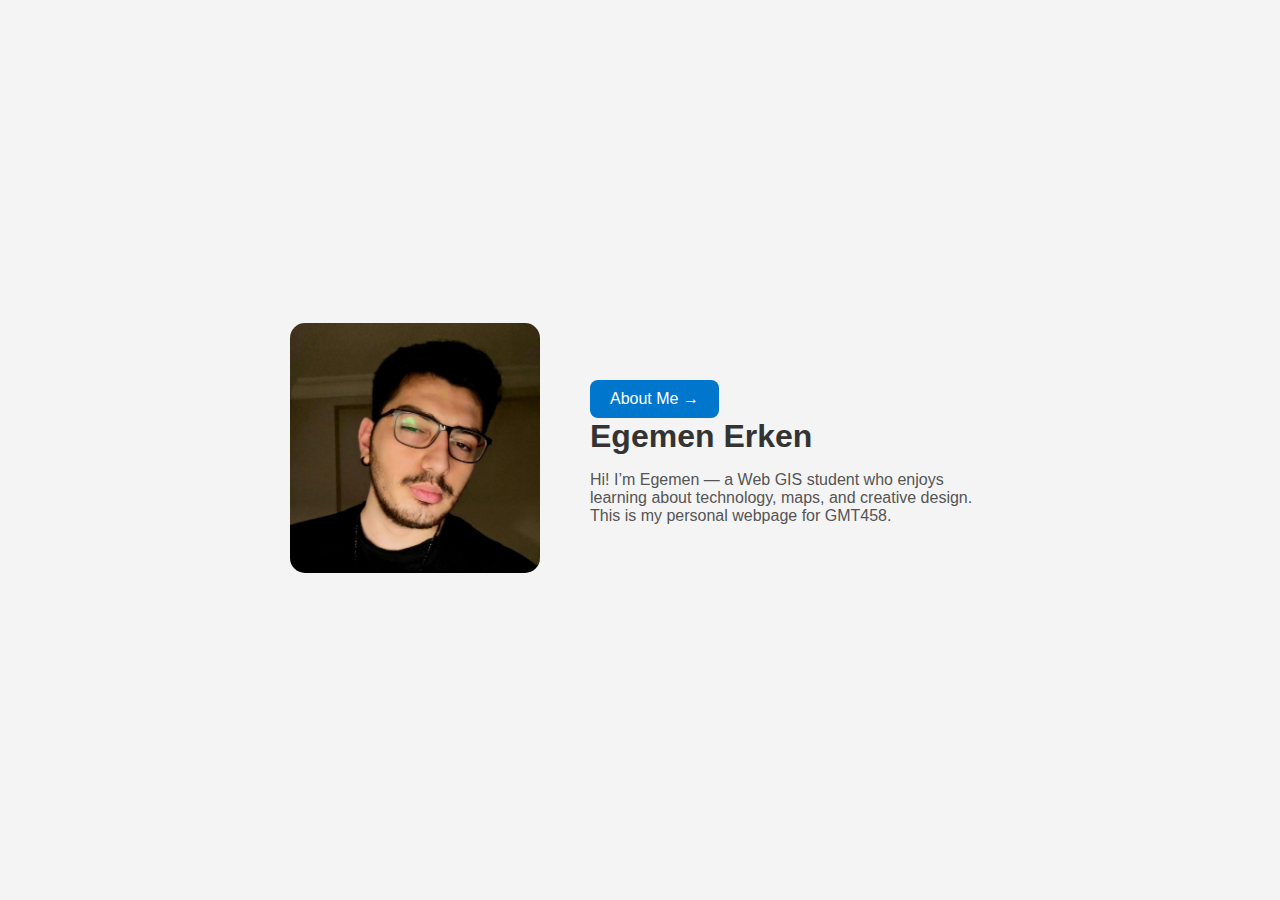
<file: index.html>
<!DOCTYPE html>
<html lang="en">
<head>
    <meta charset="UTF-8">
    <meta name="viewport" content="width=device-width, initial-scale=1.0">
    <title>Egemen Erken | Personal Webpage</title>
    <link rel="stylesheet" href="style.css">
</head>
<body>
    <div class="container">
        <!-- Sol tarafta profil fotoğrafı -->
        <div class="photo-section">
            <img src="egemen.jpg" alt="Profile Photo">
        </div>

        <!-- Sağ tarafta tanıtım yazısı -->
        <div class="text-section">
            <a href="about.html" class="btn">About Me →</a>

            <h1>Egemen Erken</h1>
            <p>Hi! I’m Egemen — a Web GIS student who enjoys learning about technology, maps, and creative design. This is my personal webpage for GMT458.</p>
        </div>
    </div>
</body>
</html>
</file>
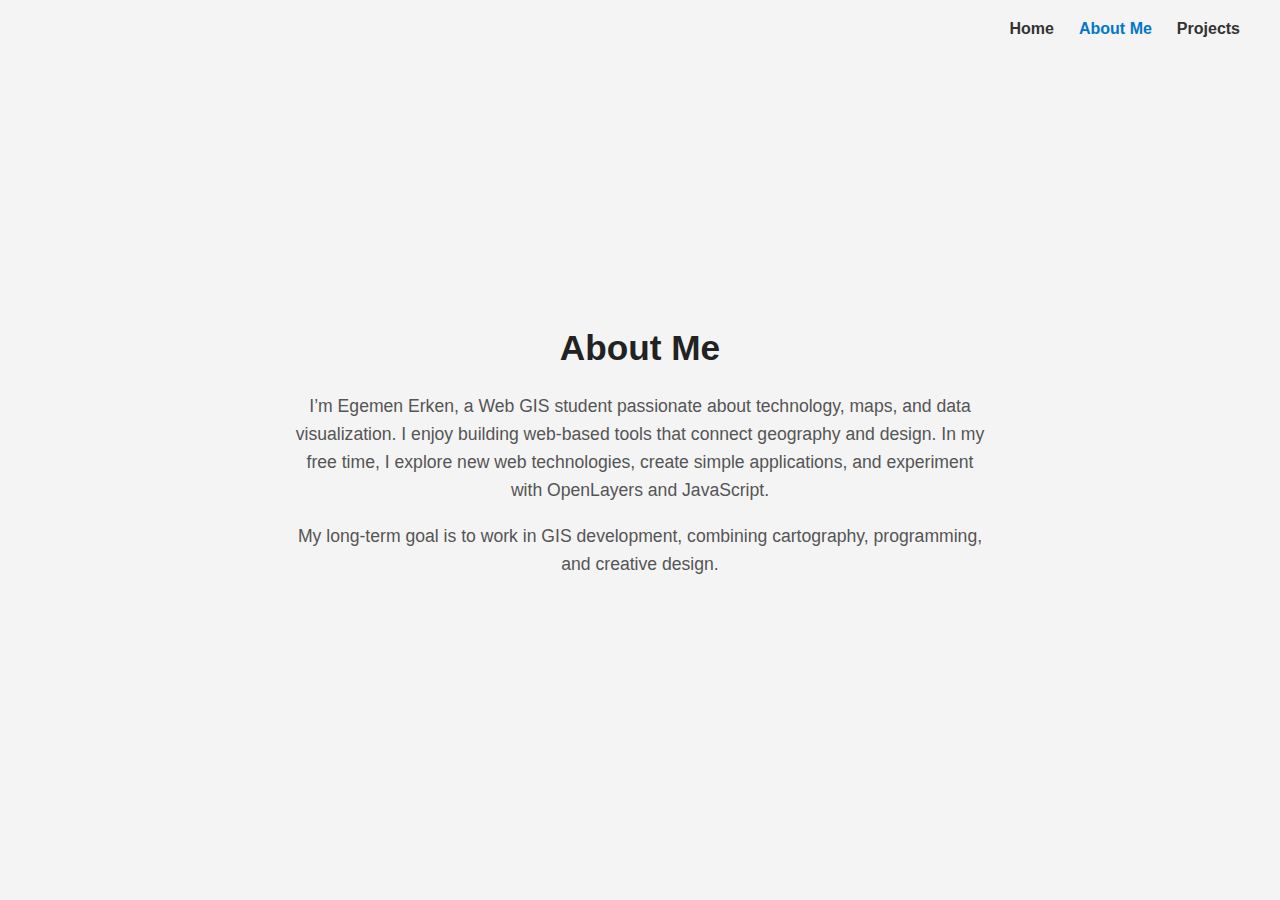
<file: about.html>
<!DOCTYPE html>
<html lang="en">
<head>
    <meta charset="UTF-8">
    <meta name="viewport" content="width=device-width, initial-scale=1.0">
    <title>About Me | Egemen Erken</title>
    <link rel="stylesheet" href="style.css">
</head>
<body>
    <!-- Üst menü -->
    <nav>
        <ul>
            <li><a href="index.html">Home</a></li>
            <li><a href="about.html" class="active">About Me</a></li>
            <li><a href="projects.html">Projects</a></li>
        </ul>
    </nav>

    <!-- Sayfa içeriği -->
    <div class="about-container">
        <h1>About Me</h1>
        <p>
            I’m Egemen Erken, a Web GIS student passionate about technology, maps, and data visualization.
            I enjoy building web-based tools that connect geography and design.  
            In my free time, I explore new web technologies, create simple applications, and experiment with OpenLayers and JavaScript.
        </p>

        <p>
            My long-term goal is to work in GIS development, combining cartography, programming, and creative design.
        </p>
    </div>
</body>
</html>
</file>
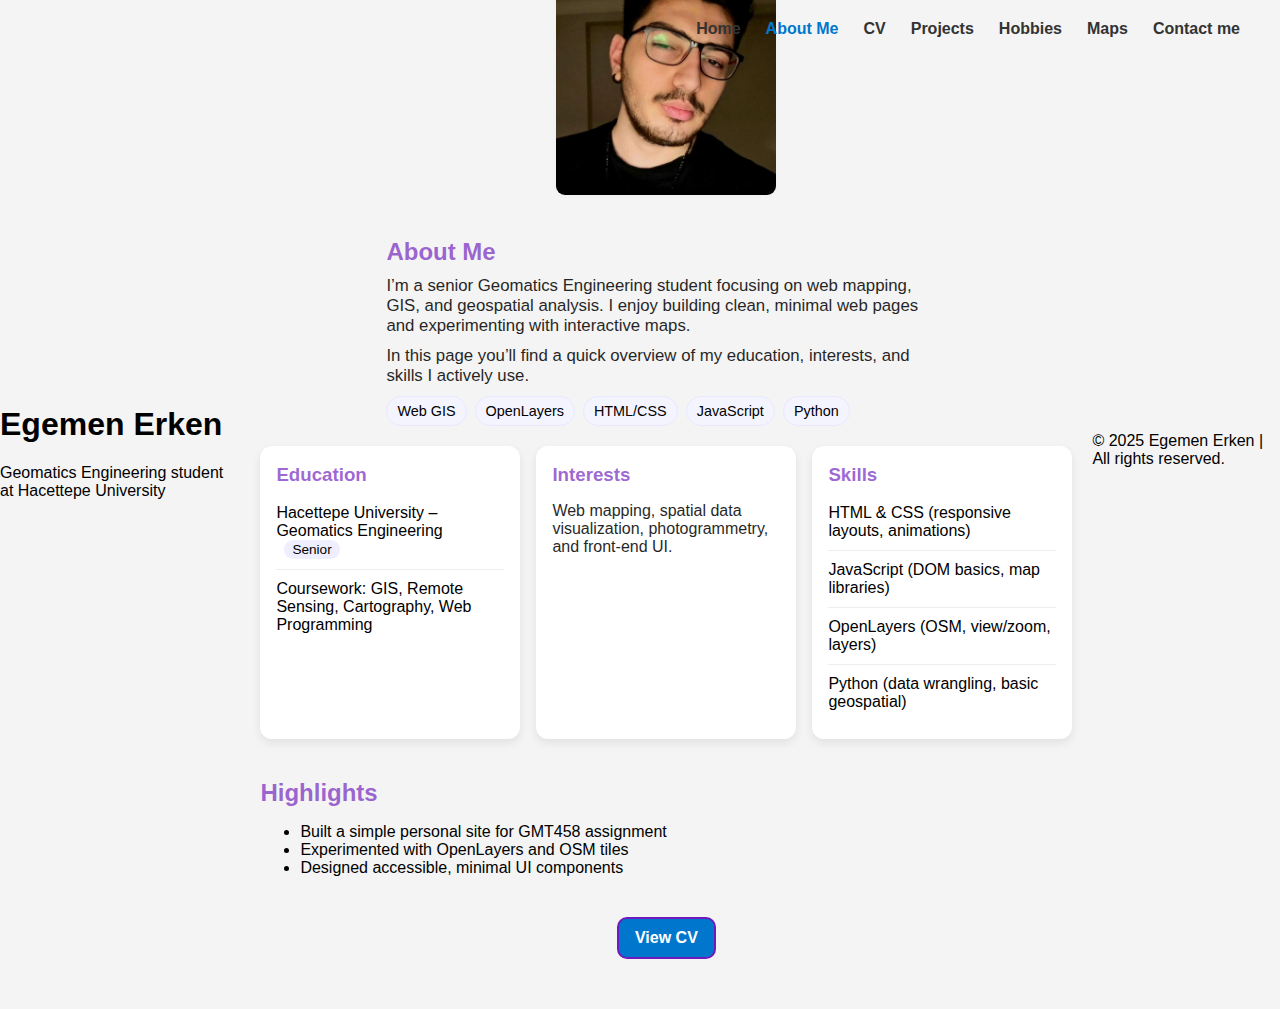
<file: aboutme.html>
<!DOCTYPE html>
<html lang="en">
<head>
  <meta charset="UTF-8" />
  <meta name="viewport" content="width=device-width, initial-scale=1.0"/>
  <title>About Me | Egemen Erken</title>
  <link rel="stylesheet" href="style.css"/>

  <!-- Sayfaya özel küçük stiller -->
  <style>
    .about-hero{
      max-width: 1000px;
      margin: 40px auto 20px;
      padding: 0 20px;
    }
    .about-hero .hero-wrap{
      display:flex; align-items:center; gap:40px; flex-wrap:wrap; justify-content:center;
    }
    .about-hero .profile{
      width:220px; height:260px; border-radius:12px; overflow:hidden;
      border:3px solid #f1f3f2; animation: slideDown 1.2s ease forwards;
    }
    .about-hero .profile img{ width:100%; height:100%; object-fit:cover; display:block; }

    .about-hero .text{ max-width:560px; animation: slideUp 0.8s ease forwards; }
    .about-hero h2{ margin:0 0 10px; color:#6e1abcae; }
    .about-hero p{ margin:0 0 10px; font-size:1.05rem; }

    .cards{
      max-width:1000px; margin: 20px auto; padding: 0 20px;
      display:grid; grid-template-columns: repeat(auto-fit, minmax(260px,1fr)); gap:16px;
    }
    .card{
      background:#fff; border-radius:12px; padding:18px 16px;
      box-shadow:0 4px 10px rgba(0,0,0,0.08);
      animation: slideUp 0.7s ease forwards;
    }
    .card h3{ margin:0 0 8px; color:#6e1abcae; }
    .muted{ opacity:.85; }

    .timeline{ list-style:none; padding:0; margin:0; }
    .timeline li{
      padding:10px 0; border-bottom:1px solid #eee;
    }
    .timeline li:last-child{ border-bottom:none; }
    .badge{
      display:inline-block; padding:2px 8px; border-radius:999px;
      background:#eef; font-size:.85rem; margin-left:8px;
    }

    .tags{ margin-top:8px; display:flex; flex-wrap:wrap; gap:8px; }
    .tag{
      background:#f4f4ff; border:1px solid #e8e8ff; padding:6px 10px; border-radius:999px;
      font-size:.9rem;
    }

    .cta{
      max-width:1000px; margin: 10px auto 50px; padding: 0 20px; text-align:center;
    }
    .btn{
      display:inline-block; text-decoration:none; font-weight:600;
      padding:10px 16px; border-radius:10px; border:2px solid #6e1abc;
      transition: transform .15s ease, background .2s ease, color .2s ease;
    }
    .btn:hover{ transform: translateY(-2px); background:#6e1abc; color:#fff; }
  </style>
</head>
<body>
  <header>
    <h1>Egemen Erken</h1>
    <p>Geomatics Engineering student at Hacettepe University</p>
    <nav>
      <ul>
        <li><a href="index.html">Home</a></li>
        <li><a class="active" href="aboutme.html">About Me</a></li>
        <li><a href="cv.html">CV</a></li>
        <li><a href="projects.html">Projects</a></li>
        <li><a href="hobbies.html">Hobbies</a></li>
        <li><a href="maps.html">Maps</a></li>
        <li><a href="contact.html">Contact me</a></li>
      </ul>
    </nav>
  </header>

  <main>
    <!-- Kahraman alanı -->
    <section class="about-hero">
      <div class="hero-wrap">
        <div class="profile">
          <!-- egemen.jpg dosyan bu klasörde olmalı -->
          <img src="egemen.jpg" alt="Egemen Erken">
        </div>
        <div class="text">
          <h2>About Me</h2>
          <p class="muted">
            I’m a senior Geomatics Engineering student focusing on web mapping, GIS, and geospatial analysis.
            I enjoy building clean, minimal web pages and experimenting with interactive maps.
          </p>
          <p class="muted">
            In this page you’ll find a quick overview of my education, interests, and skills I actively use.
          </p>
          <div class="tags">
            <span class="tag">Web GIS</span>
            <span class="tag">OpenLayers</span>
            <span class="tag">HTML/CSS</span>
            <span class="tag">JavaScript</span>
            <span class="tag">Python</span>
          </div>
        </div>
      </div>
    </section>

    <!-- Kartlar -->
    <section class="cards">
      <article class="card">
        <h3>Education</h3>
        <ul class="timeline">
          <li>
            Hacettepe University – Geomatics Engineering
            <span class="badge">Senior</span>
          </li>
          <li>
            Coursework: GIS, Remote Sensing, Cartography, Web Programming
          </li>
        </ul>
      </article>

      <article class="card">
        <h3>Interests</h3>
        <p class="muted">
          Web mapping, spatial data visualization, photogrammetry, and front-end UI.
        </p>
      </article>

      <article class="card">
        <h3>Skills</h3>
        <ul class="timeline">
          <li>HTML &amp; CSS (responsive layouts, animations)</li>
          <li>JavaScript (DOM basics, map libraries)</li>
          <li>OpenLayers (OSM, view/zoom, layers)</li>
          <li>Python (data wrangling, basic geospatial)</li>
        </ul>
      </article>
    </section>

    <!-- Öne çıkanlar (style.css'teki .highlights sınıfını kullanıyoruz) -->
    <section class="about-hero">
      <div class="highlights">
        <h2>Highlights</h2>
        <ul>
          <li>Built a simple personal site for GMT458 assignment</li>
          <li>Experimented with OpenLayers and OSM tiles</li>
          <li>Designed accessible, minimal UI components</li>
        </ul>
      </div>
    </section>

    <section class="cta">
      <a class="btn" href="cv.html">View CV</a>
    </section>
  </main>

  <footer>
    <p>© 2025 Egemen Erken | All rights reserved.</p>
  </footer>
</body>
</html>
</file>
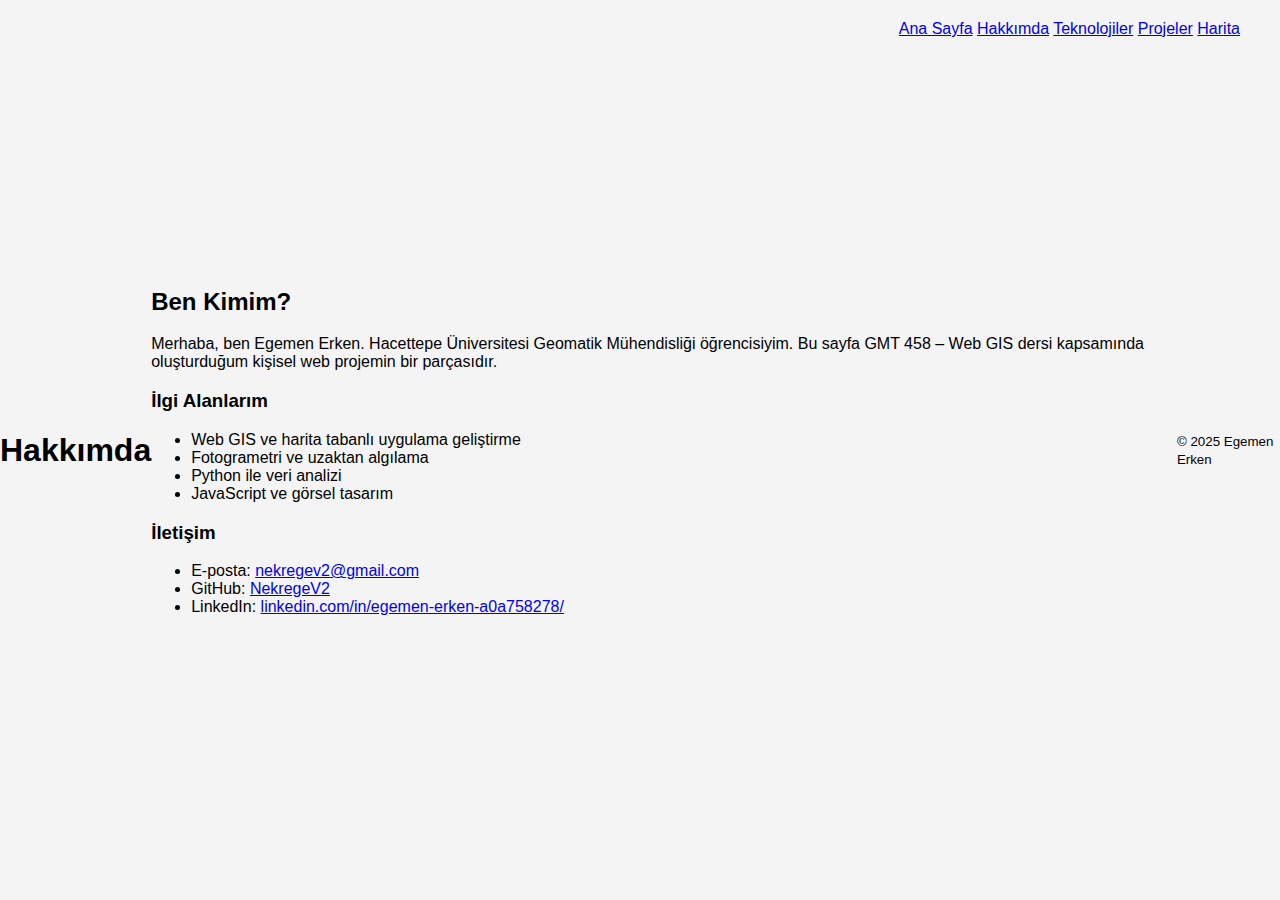
<file: background.html>
<!doctype html>
<html lang="tr">
<head>
  <meta charset="utf-8" />
  <meta name="viewport" content="width=device-width, initial-scale=1" />
  <title>Hakkımda · Egemen Erken</title>
  <link rel="stylesheet" href="style.css" />
</head>
<body>
  <header>
    <h1>Hakkımda</h1>
    <nav>
      <a href="index.html">Ana Sayfa</a>
      <a href="background.html" aria-current="page">Hakkımda</a>
      <a href="technologies.html">Teknolojiler</a>
      <a href="projects.html">Projeler</a>
      <a href="map.html">Harita</a>
    </nav>
  </header>

  <main>
    <article>
      <h2>Ben Kimim?</h2>
      <p>Merhaba, ben Egemen Erken. Hacettepe Üniversitesi Geomatik Mühendisliği öğrencisiyim. 
         Bu sayfa GMT 458 – Web GIS dersi kapsamında oluşturduğum kişisel web projemin bir parçasıdır.</p>

      <h3>İlgi Alanlarım</h3>
      <ul>
        <li>Web GIS ve harita tabanlı uygulama geliştirme</li>
        <li>Fotogrametri ve uzaktan algılama</li>
        <li>Python ile veri analizi</li>
        <li>JavaScript ve görsel tasarım</li>
      </ul>

      <h3>İletişim</h3>
      <ul>
        <li>E-posta: <a href="mailto:nekregev2@gmail.com">nekregev2@gmail.com</a></li>
        <li>GitHub: <a href="https://github.com/NekregeV2" target="_blank">NekregeV2</a></li>
        <li>LinkedIn: <a href="https://www.linkedin.com/in/egemen-erken-a0a758278/" target="_blank">
          linkedin.com/in/egemen-erken-a0a758278/</a></li>
      </ul>
    </article>
  </main>

  <footer>
    <small>© 2025 Egemen Erken</small>
  </footer>
</body>
</html>
</file>
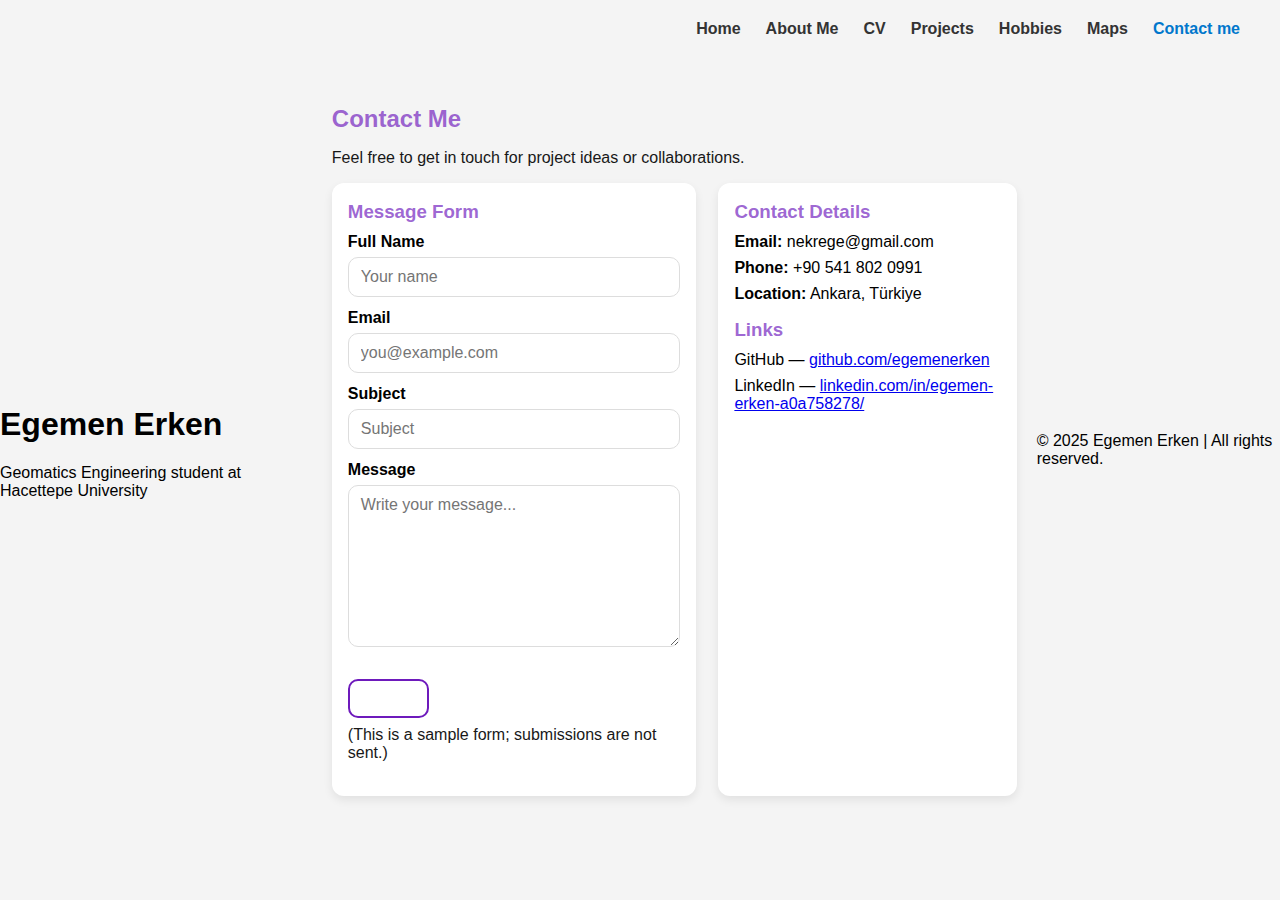
<file: contact.html>
<!DOCTYPE html>
<html lang="en">
<head>
  <meta charset="UTF-8"/>
  <meta name="viewport" content="width=device-width, initial-scale=1.0"/>
  <title>Contact | Egemen Erken</title>
  <link rel="stylesheet" href="style.css"/>

  <style>
    .contact-wrap{max-width:1000px;margin:40px auto;padding:0 20px;}
    .contact-grid{display:grid;grid-template-columns:1.1fr .9fr;gap:22px}
    @media (max-width:900px){ .contact-grid{grid-template-columns:1fr;}}
    .card{background:#fff;border-radius:12px;padding:18px 16px;box-shadow:0 4px 10px rgba(0,0,0,.08);animation:slideUp .7s ease forwards;}
    .card h3{margin:0 0 10px;color:#6e1abcae}
    .field{display:flex;flex-direction:column;margin-bottom:12px}
    .field label{font-weight:600;margin-bottom:6px}
    .field input,.field textarea{
      padding:10px 12px;border:1px solid #ddd;border-radius:10px;font:inherit;outline:none;
    }
    .field input:focus,.field textarea:focus{border-color:#6e1abc}
    textarea{min-height:140px;resize:vertical}
    .btn{
      display:inline-block;text-decoration:none;font-weight:600;padding:10px 16px;border-radius:10px;
      border:2px solid #6e1abc;transition:transform .15s ease, background .2s ease, color .2s ease;
      cursor:pointer;background:transparent
    }
    .btn:hover{transform:translateY(-2px);background:#6e1abc;color:#fff}
    .muted{opacity:.9}
    .list{list-style:none;margin:0;padding:0}
    .list li{margin:8px 0}
    .copy{margin-left:8px;font-size:.9rem;border-color:#aaa}
  </style>
</head>
<body>
  <header>
    <h1>Egemen Erken</h1>
    <p>Geomatics Engineering student at Hacettepe University</p>
    <nav>
      <ul>
        <li><a href="index.html">Home</a></li>
        <li><a href="aboutme.html">About Me</a></li>
        <li><a href="cv.html">CV</a></li>
        <li><a href="projects.html">Projects</a></li>
        <li><a href="hobbies.html">Hobbies</a></li>
        <li><a href="maps.html">Maps</a></li>
        <li><a class="active" href="contact.html">Contact me</a></li>
      </ul>
    </nav>
  </header>

  <main class="contact-wrap">
    <h2 style="color:#6e1abcae;margin:0 0 6px;">Contact Me</h2>
    <p class="muted">Feel free to get in touch for project ideas or collaborations.</p>

    <div class="contact-grid">
      <!-- FORM -->
      <section class="card">
        <h3>Message Form</h3>
        <form id="contactForm">
          <div class="field">
            <label for="name">Full Name</label>
            <input id="name" name="name" type="text" placeholder="Your name" required/>
          </div>
          <div class="field">
            <label for="email">Email</label>
            <input id="email" name="email" type="email" placeholder="you@example.com" required/>
          </div>
          <div class="field">
            <label for="subject">Subject</label>
            <input id="subject" name="subject" type="text" placeholder="Subject" required/>
          </div>
          <div class="field">
            <label for="message">Message</label>
            <textarea id="message" name="message" placeholder="Write your message..." required></textarea>
          </div>
          <button class="btn" type="submit">Submit</button>
        </form>
        <p class="muted" style="margin-top:8px;">(This is a sample form; submissions are not sent.)</p>
      </section>

      <!-- BİLGİ -->
      <aside class="card">
        <h3>Contact Details</h3>
        <ul class="list">
          <li><strong>Email:</strong> nekrege@gmail.com</li>
          <li><strong>Phone:</strong> +90 541 802 0991</li>
          <li><strong>Location:</strong> Ankara, Türkiye</li>
        </ul>

        <h3 style="margin-top:16px;">Links</h3>
        <ul class="list">
          <li>GitHub — <a href="https://github.com/NekregeV2" target="_blank" rel="noopener">github.com/egemenerken</a></li>
          <li>LinkedIn — <a href="#" target="_blank" rel="noopener">linkedin.com/in/egemen-erken-a0a758278/</a></li>
        </ul>
      </aside>
    </div>
  </main>

  <footer>
    <p>© 2025 Egemen Erken | All rights reserved.</p>
  </footer>

  <script>
    // Formun gönderimini durdur, sayfa yenilenmesin
    document.getElementById('contactForm').addEventListener('submit', function(e){
      e.preventDefault();
      alert('This is a demo form — no data is sent.');
      this.reset();
    });
  </script>
</body>
</html>
</file>
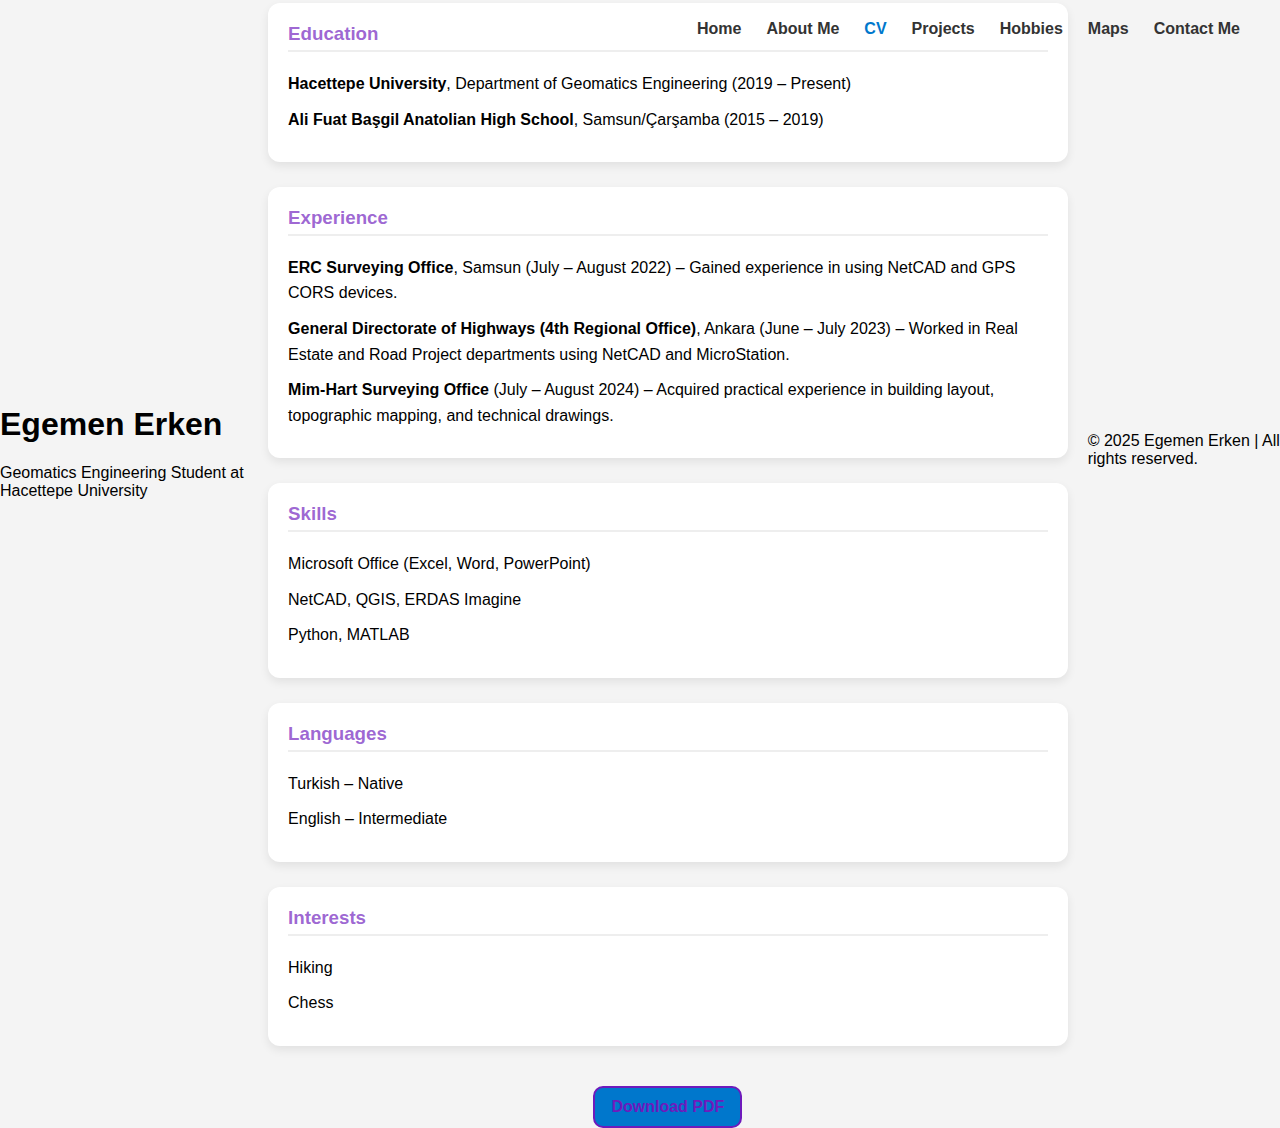
<file: cv.html>
<!DOCTYPE html>
<html lang="en">
<head>
  <meta charset="UTF-8"/>
  <meta name="viewport" content="width=device-width, initial-scale=1.0"/>
  <title>CV | Egemen Erken</title>
  <link rel="stylesheet" href="style.css"/>

  <style>
    .cv-container {
      max-width: 1000px;
      margin: 40px auto;
      padding: 0 20px;
    }

    .cv-header {
      display: flex;
      align-items: center;
      gap: 30px;
      flex-wrap: wrap;
      justify-content: center;
      animation: slideDown 1s ease forwards;
    }

    .cv-photo {
      width: 170px;
      height: 200px;
      border-radius: 12px;
      overflow: hidden;
      border: 3px solid #f1f3f2;
    }

    .cv-photo img {
      width: 100%;
      height: 100%;
      object-fit: cover;
    }

    .cv-meta h2 {
      margin: 0 0 5px;
      color: #6e1abcae;
    }

    .cv-meta p {
      margin: 3px 0;
    }

    .cv-meta a {
      color: #6e1abc;
      text-decoration: none;
      font-weight: 600;
    }

    .cv-section {
      background: #fff;
      border-radius: 12px;
      padding: 20px;
      margin-top: 25px;
      box-shadow: 0 4px 10px rgba(0, 0, 0, 0.08);
      animation: slideUp 1s ease forwards;
    }

    .cv-section h3 {
      margin-top: 0;
      color: #6e1abcae;
      border-bottom: 2px solid #eee;
      padding-bottom: 5px;
    }

    .cv-section ul {
      list-style: none;
      padding: 0;
      margin: 0;
    }

    .cv-section li {
      margin-bottom: 10px;
      line-height: 1.6;
    }

    .download {
      text-align: center;
      margin-top: 20px;
    }

    .btn {
      display: inline-block;
      padding: 10px 16px;
      border: 2px solid #6e1abc;
      border-radius: 10px;
      text-decoration: none;
      color: #6e1abc;
      font-weight: bold;
      transition: all 0.3s ease;
    }

    .btn:hover {
      background: #6e1abc;
      color: white;
    }
  </style>
</head>
<body>
  <header>
    <h1>Egemen Erken</h1>
    <p>Geomatics Engineering Student at Hacettepe University</p>
    <nav>
      <ul>
        <li><a href="index.html">Home</a></li>
        <li><a href="aboutme.html">About Me</a></li>
        <li><a class="active" href="cv.html">CV</a></li>
        <li><a href="projects.html">Projects</a></li>
        <li><a href="hobbies.html">Hobbies</a></li>
        <li><a href="maps.html">Maps</a></li>
        <li><a href="contact.html">Contact Me</a></li>
      </ul>
    </nav>
  </header>

  <main class="cv-container">
    <section class="cv-header">
      <div class="cv-photo">
        <img src="egemen.jpg" alt="Egemen Erken">
      </div>
      <div class="cv-meta">
        <h2>Curriculum Vitae</h2>
        <p><strong>Location:</strong> Ankara, Türkiye</p>
        <p><strong>Phone:</strong> +90 541 802 0991</p>
        <p><strong>Email:</strong> <a href="mailto:nekrege@gmail.com">nekrege@gmail.com</a></p>
        <p><strong>Date of Birth:</strong> 29.10.2001</p>
      </div>
    </section>

    <section class="cv-section">
      <h3>Education</h3>
      <ul>
        <li><strong>Hacettepe University</strong>, Department of Geomatics Engineering (2019 – Present)</li>
        <li><strong>Ali Fuat Başgil Anatolian High School</strong>, Samsun/Çarşamba (2015 – 2019)</li>
      </ul>
    </section>

    <section class="cv-section">
      <h3>Experience</h3>
      <ul>
        <li><strong>ERC Surveying Office</strong>, Samsun (July – August 2022)  
          – Gained experience in using NetCAD and GPS CORS devices.
        </li>
        <li><strong>General Directorate of Highways (4th Regional Office)</strong>, Ankara (June – July 2023)  
          – Worked in Real Estate and Road Project departments using NetCAD and MicroStation.
        </li>
        <li><strong>Mim-Hart Surveying Office</strong> (July – August 2024)  
          – Acquired practical experience in building layout, topographic mapping, and technical drawings.
        </li>
      </ul>
    </section>

    <section class="cv-section">
      <h3>Skills</h3>
      <ul>
        <li>Microsoft Office (Excel, Word, PowerPoint)</li>
        <li>NetCAD, QGIS, ERDAS Imagine</li>
        <li>Python, MATLAB</li>
      </ul>
    </section>

    <section class="cv-section">
      <h3>Languages</h3>
      <ul>
        <li>Turkish – Native</li>
        <li>English – Intermediate</li>
      </ul>
    </section>

    <section class="cv-section">
      <h3>Interests</h3>
      <ul>
        <li>Hiking</li>
        <li>Chess</li>
      </ul>
    </section>

    <div class="download">
      <a href="Egemen_Erken_Cv_Eng.pdf" class="btn" target="_blank">Download PDF</a>
    </div>
  </main>

  <footer>
    <p>© 2025 Egemen Erken | All rights reserved.</p>
  </footer>
</body>
</html>
</file>
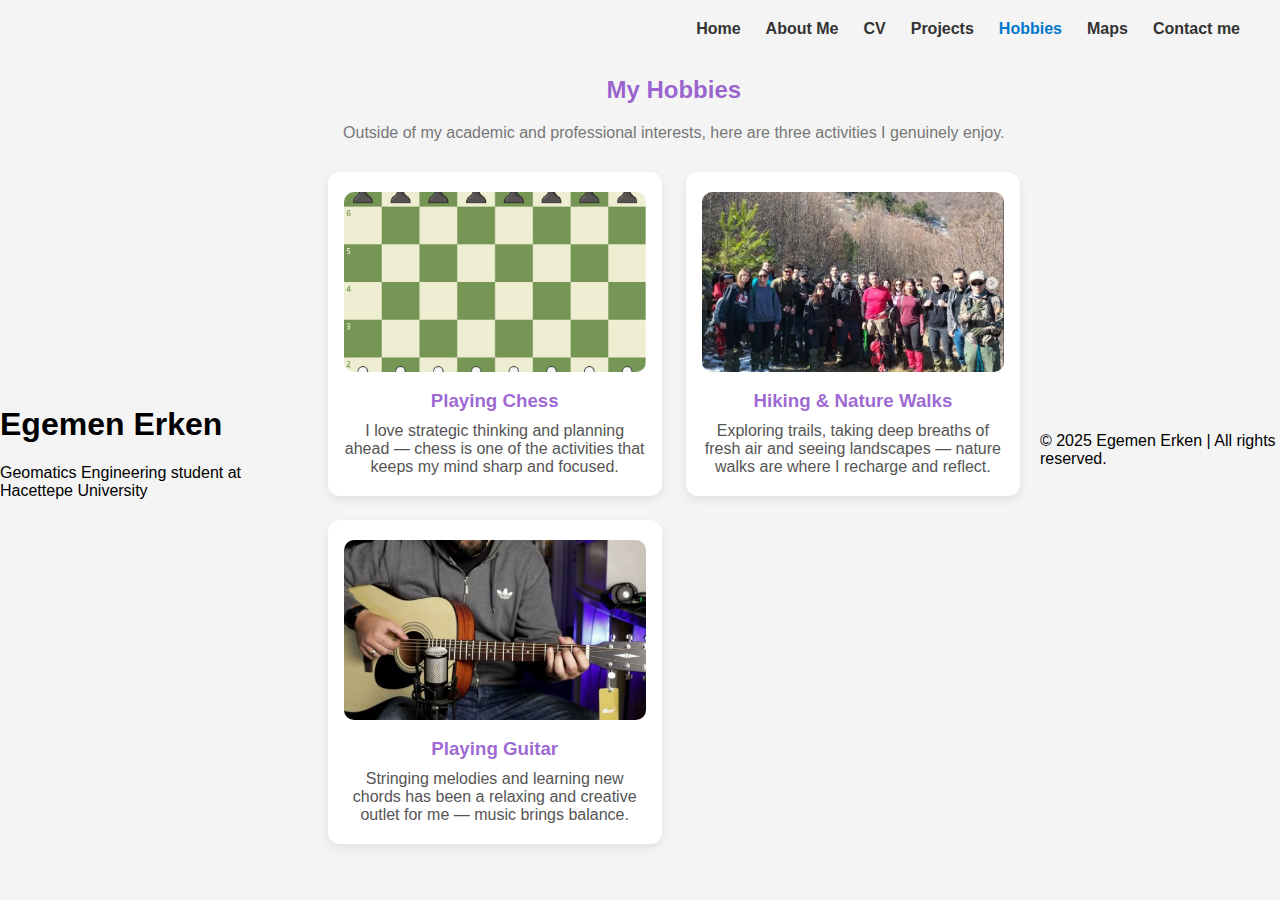
<file: hobbies.html>
<!DOCTYPE html>
<html lang="en">
<head>
  <meta charset="UTF-8"/>
  <meta name="viewport" content="width=device-width, initial-scale=1.0"/>
  <title>Hobbies | Egemen Erken</title>
  <link rel="stylesheet" href="style.css"/>

  <style>
    .hobby-wrap {
      max-width: 1000px;
      margin: 40px auto;
      padding: 0 20px;
      animation: slideDown 1s ease forwards;
    }
    .hobby-grid {
      display: grid;
      grid-template-columns: repeat(auto-fit, minmax(280px, 1fr));
      gap: 24px;
      margin-top: 30px;
    }
    .hobby-card {
      background: #fff;
      border-radius: 12px;
      padding: 20px 16px;
      box-shadow: 0 4px 10px rgba(0,0,0,0.08);
      animation: slideUp .7s ease forwards;
      text-align: center;
    }
    .hobby-card img {
      width: 100%;
      height: 180px;
      object-fit: cover;
      border-radius: 10px;
      margin-bottom: 14px;
    }
    .hobby-card h3 {
      margin: 0 0 10px;
      color: #6e1abcae;
    }
    .hobby-card p {
      margin: 0;
      color: #555;
    }
  </style>
</head>
<body>
  <header>
    <h1>Egemen Erken</h1>
    <p>Geomatics Engineering student at Hacettepe University</p>
    <nav>
      <ul>
        <li><a href="index.html">Home</a></li>
        <li><a href="aboutme.html">About Me</a></li>
        <li><a href="cv.html">CV</a></li>
        <li><a href="projects.html">Projects</a></li>
        <li><a class="active" href="hobbies.html">Hobbies</a></li>
        <li><a href="maps.html">Maps</a></li>
        <li><a href="contact.html">Contact me</a></li>
      </ul>
    </nav>
  </header>

  <main class="hobby-wrap">
    <h2 style="color:#6e1abcae; text-align:center;">My Hobbies</h2>
    <p style="text-align:center; margin-top:8px; color:#777;">
      Outside of my academic and professional interests, here are three activities I genuinely enjoy.
    </p>

    <div class="hobby-grid">
      <div class="hobby-card">
        <img src="images/hobby-chess.jpg" alt="Playing chess image">
        <h3>Playing Chess</h3>
        <p>
          I love strategic thinking and planning ahead — chess is one of the activities that keeps my mind sharp and focused.
        </p>
      </div>

      <div class="hobby-card">
        <img src="images/hobby-hiking.jpg" alt="Hiking in nature image">
        <h3>Hiking & Nature Walks</h3>
        <p>
          Exploring trails, taking deep breaths of fresh air and seeing landscapes — nature walks are where I recharge and reflect.
        </p>
      </div>

      <div class="hobby-card">
        <img src="images/hobby-guitar.jpg" alt="Playing guitar image">
        <h3>Playing Guitar</h3>
        <p>
          Stringing melodies and learning new chords has been a relaxing and creative outlet for me — music brings balance.
        </p>
      </div>
    </div>
  </main>

  <footer>
    <p>© 2025 Egemen Erken | All rights reserved.</p>
  </footer>
</body>
</html>
</file>
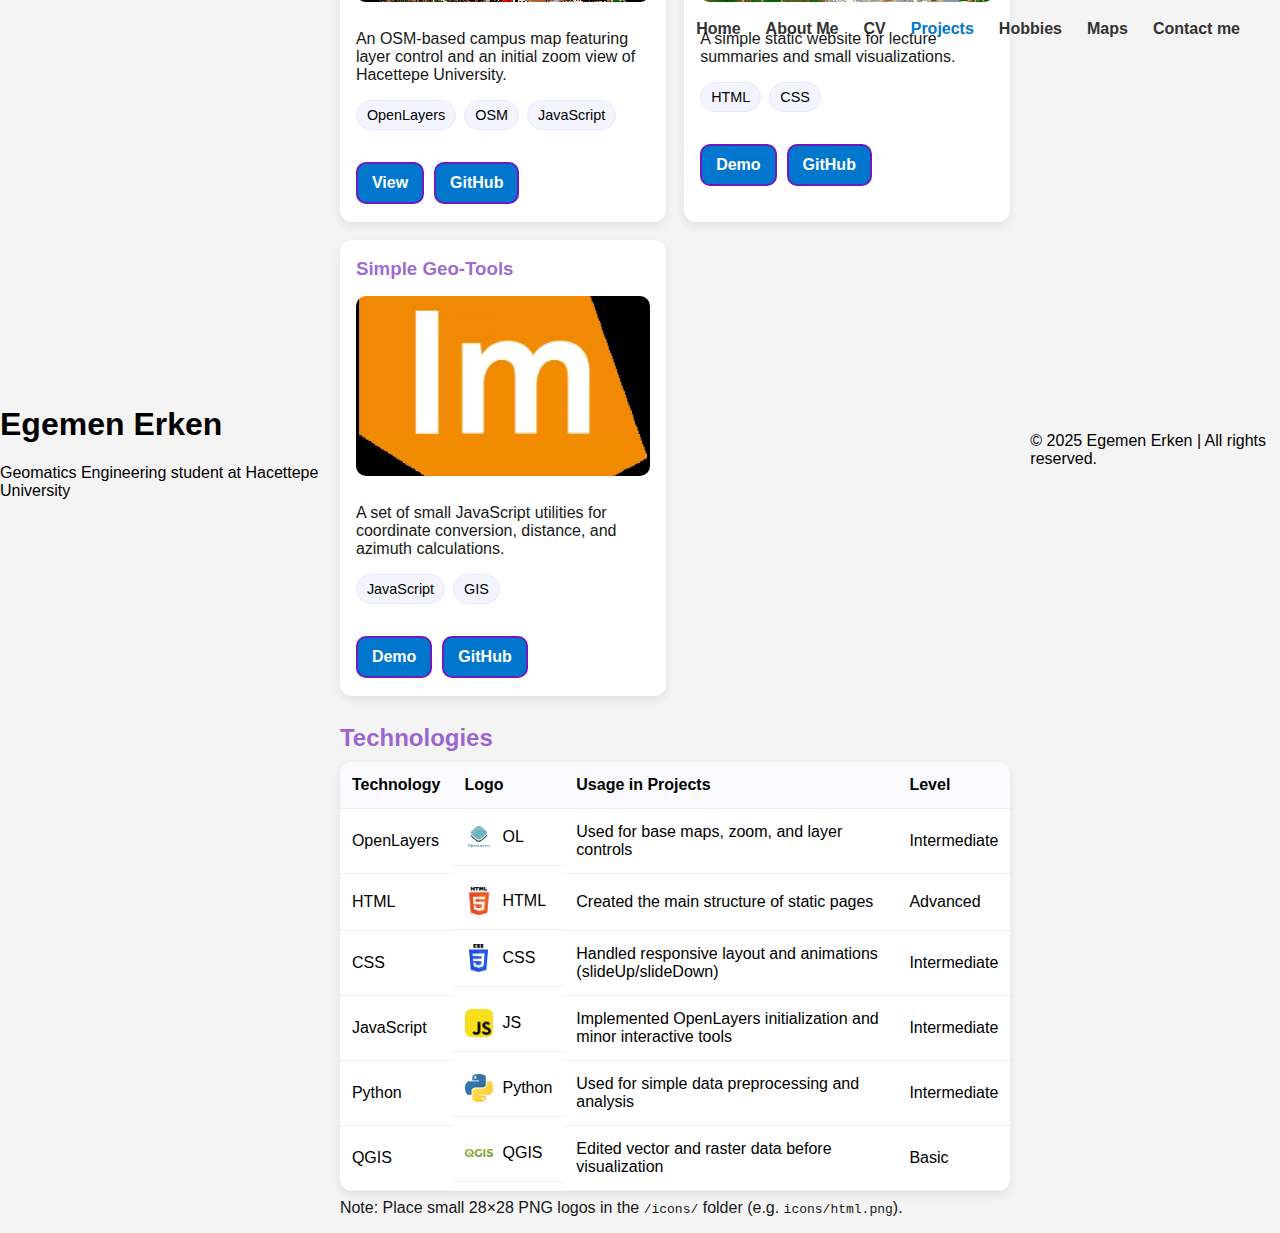
<file: projects.html>
<!DOCTYPE html>
<html lang="en">
<head>
  <meta charset="UTF-8"/>
  <meta name="viewport" content="width=device-width, initial-scale=1.0"/>
  <title>Projects | Egemen Erken</title>
  <link rel="stylesheet" href="style.css"/>

  <style>
    .wrap{max-width:1100px;margin:40px auto;padding:0 20px;}
    .grid{display:grid;grid-template-columns:repeat(auto-fit,minmax(260px,1fr));gap:18px;margin-top:18px;}
    .card{background:#fff;border-radius:12px;padding:18px 16px;box-shadow:0 4px 10px rgba(0,0,0,.08);animation:slideUp .7s ease forwards;}
    .card h3{margin:0 0 8px;color:#6e1abcae}
    .muted{opacity:.9}
    .tags{display:flex;flex-wrap:wrap;gap:8px;margin-top:10px}
    .tag{background:#f4f4ff;border:1px solid #e8e8ff;padding:6px 10px;border-radius:999px;font-size:.9rem}
    .actions{margin-top:12px;display:flex;gap:10px;flex-wrap:wrap}
    .btn{display:inline-block;text-decoration:none;font-weight:600;padding:10px 14px;border-radius:10px;border:2px solid #6e1abc;transition:transform .15s ease, background .2s ease, color .2s ease;}
    .btn:hover{transform:translateY(-2px);background:#6e1abc;color:#fff}
    .tech-block{margin-top:28px}
    .tech-table{width:100%;border-collapse:collapse;background:#fff;border-radius:12px;overflow:hidden;box-shadow:0 4px 10px rgba(0,0,0,.08);}
    .tech-table th,.tech-table td{padding:14px 12px;border-bottom:1px solid #eee;text-align:left}
    .tech-table th{background:#fafaff}
    .logo-cell{display:flex;align-items:center;gap:10px}
    .logo{width:28px;height:28px;object-fit:contain;border-radius:6px}
    .shot{width:100%;height:180px;object-fit:cover;border-radius:10px;margin:8px 0}
  </style>
</head>
<body>
  <header>
    <h1>Egemen Erken</h1>
    <p>Geomatics Engineering student at Hacettepe University</p>
    <nav>
      <ul>
        <li><a href="index.html">Home</a></li>
        <li><a href="aboutme.html">About Me</a></li>
        <li><a href="cv.html">CV</a></li>
        <li><a class="active" href="projects.html">Projects</a></li>
        <li><a href="hobbies.html">Hobbies</a></li>
        <li><a href="maps.html">Maps</a></li>
        <li><a href="contact.html">Contact me</a></li>
      </ul>
    </nav>
  </header>

  <main class="wrap">
    <section>
      <h2 style="color:#6e1abcae;margin:0 0 8px">Projects</h2>
      <p class="muted">Some of the selected projects I have worked on. Each card includes a short description, tags, and links.</p>

      <div class="grid">
        <article class="card">
          <h3>Campus Map (OpenLayers)</h3>
          <img class="shot" src="images/project-campus.jpg" alt="Campus map screenshot">
          <p class="muted">An OSM-based campus map featuring layer control and an initial zoom view of Hacettepe University.</p>
          <div class="tags">
            <span class="tag">OpenLayers</span><span class="tag">OSM</span><span class="tag">JavaScript</span>
          </div>
          <div class="actions">
            <a class="btn" href="maps.html">View</a>
            <a class="btn" href="#" target="_blank" rel="noopener">GitHub</a>
          </div>
        </article>

        <article class="card">
          <h3>Photogrammetry Notes</h3>
          <img class="shot" src="images/project-photo.jpg" alt="Photogrammetry screenshot">
          <p class="muted">A simple static website for lecture summaries and small visualizations.</p>
          <div class="tags">
            <span class="tag">HTML</span><span class="tag">CSS</span>
          </div>
          <div class="actions">
            <a class="btn" href="#" target="_blank">Demo</a>
            <a class="btn" href="#" target="_blank">GitHub</a>
          </div>
        </article>

        <article class="card">
          <h3>Simple Geo-Tools</h3>
          <img class="shot" src="images/project-tools.jpg" alt="Geo tools screenshot">
          <p class="muted">A set of small JavaScript utilities for coordinate conversion, distance, and azimuth calculations.</p>
          <div class="tags">
            <span class="tag">JavaScript</span><span class="tag">GIS</span>
          </div>
          <div class="actions">
            <a class="btn" href="#" target="_blank">Demo</a>
            <a class="btn" href="#" target="_blank">GitHub</a>
          </div>
        </article>
      </div>
    </section>

    <section class="tech-block">
      <h2 style="color:#6e1abcae;margin:22px 0 10px">Technologies</h2>
      <table class="tech-table">
        <tr>
          <th>Technology</th>
          <th>Logo</th>
          <th>Usage in Projects</th>
          <th>Level</th>
        </tr>
        <tr>
          <td>OpenLayers</td>
          <td class="logo-cell"><img class="logo" src="icons/ol.png" alt="OpenLayers logo">OL</td>
          <td>Used for base maps, zoom, and layer controls</td>
          <td>Intermediate</td>
        </tr>
        <tr>
          <td>HTML</td>
          <td class="logo-cell"><img class="logo" src="icons/html.png" alt="HTML logo">HTML</td>
          <td>Created the main structure of static pages</td>
          <td>Advanced</td>
        </tr>
        <tr>
          <td>CSS</td>
          <td class="logo-cell"><img class="logo" src="icons/css.png" alt="CSS logo">CSS</td>
          <td>Handled responsive layout and animations (slideUp/slideDown)</td>
          <td>Intermediate</td>
        </tr>
        <tr>
          <td>JavaScript</td>
          <td class="logo-cell"><img class="logo" src="icons/js.png" alt="JavaScript logo">JS</td>
          <td>Implemented OpenLayers initialization and minor interactive tools</td>
          <td>Intermediate</td>
        </tr>
        <tr>
          <td>Python</td>
          <td class="logo-cell"><img class="logo" src="icons/python.png" alt="Python logo">Python</td>
          <td>Used for simple data preprocessing and analysis</td>
          <td>Intermediate</td>
        </tr>
        <tr>
          <td>QGIS</td>
          <td class="logo-cell"><img class="logo" src="icons/qgis.png" alt="QGIS logo">QGIS</td>
          <td>Edited vector and raster data before visualization</td>
          <td>Basic</td>
        </tr>
      </table>
      <p class="muted" style="margin-top:8px">
        Note: Place small 28×28 PNG logos in the <code>/icons/</code> folder (e.g. <code>icons/html.png</code>).
      </p>
    </section>
  </main>

  <footer>
    <p>© 2025 Egemen Erken | All rights reserved.</p>
  </footer>
</body>
</html>
</file>
<file: style.css>
/* Genel sayfa ayarları */
body {
    margin: 0;
    padding: 0;
    font-family: 'Poppins', sans-serif;
    background-color: #f4f4f4;
    height: 100vh;
    display: flex;
    justify-content: center;
    align-items: center;
}

/* Ana kapsayıcı */
.container {
    display: flex;
    align-items: center;
    justify-content: center;
    gap: 50px;
    animation: fadeIn 2s ease-in-out;
}

/* Fotoğraf kısmı */
.photo-section img {
    width: 250px;
    height: 250px;
    object-fit: cover;
    border-radius: 15px;
    background-color: transparent;
    animation: slideDown 2s ease;
}

/* Yazı kısmı */
.text-section {
    max-width: 400px;
    animation: slideUp 2s ease;
}

.text-section h1 {
    margin: 0;
    font-size: 2rem;
    color: #333;
}

.text-section p {
    font-size: 1rem;
    color: #555;
}

/* Animasyonlar */
@keyframes slideDown {
    from {
        transform: translateY(-100px);
        opacity: 0;
    }
    to {
        transform: translateY(0);
        opacity: 1;
    }
}

@keyframes slideUp {
    from {
        transform: translateY(100px);
        opacity: 0;
    }
    to {
        transform: translateY(0);
        opacity: 1;
    }
}

@keyframes fadeIn {
    from { opacity: 0; }
    to { opacity: 1; }
}
/* Üst menü */
nav {
    position: absolute;
    top: 20px;
    right: 40px;
}

nav ul {
    list-style: none;
    display: flex;
    gap: 25px;
    margin: 0;
    padding: 0;
}

nav ul li a {
    text-decoration: none;
    color: #333;
    font-weight: 600;
    transition: color 0.3s ease;
}

nav ul li a:hover,
nav ul li a.active {
    color: #0077cc;
}

/* About sayfası için stil */
.about-container {
    max-width: 700px;
    margin: 100px auto;
    padding: 20px;
    text-align: center;
    animation: fadeIn 2s ease;
}

.about-container h1 {
    font-size: 2.2rem;
    color: #222;
}

.about-container p {
    font-size: 1.1rem;
    color: #555;
    line-height: 1.6;
    margin-top: 15px;
}
.btn {
    display: inline-block;
    margin-top: 20px;
    background-color: #0077cc;
    color: white;
    padding: 10px 20px;
    border-radius: 8px;
    text-decoration: none;
    transition: background 0.3s ease;
}

.btn:hover {
    background-color: #005fa3;
}
</file>
